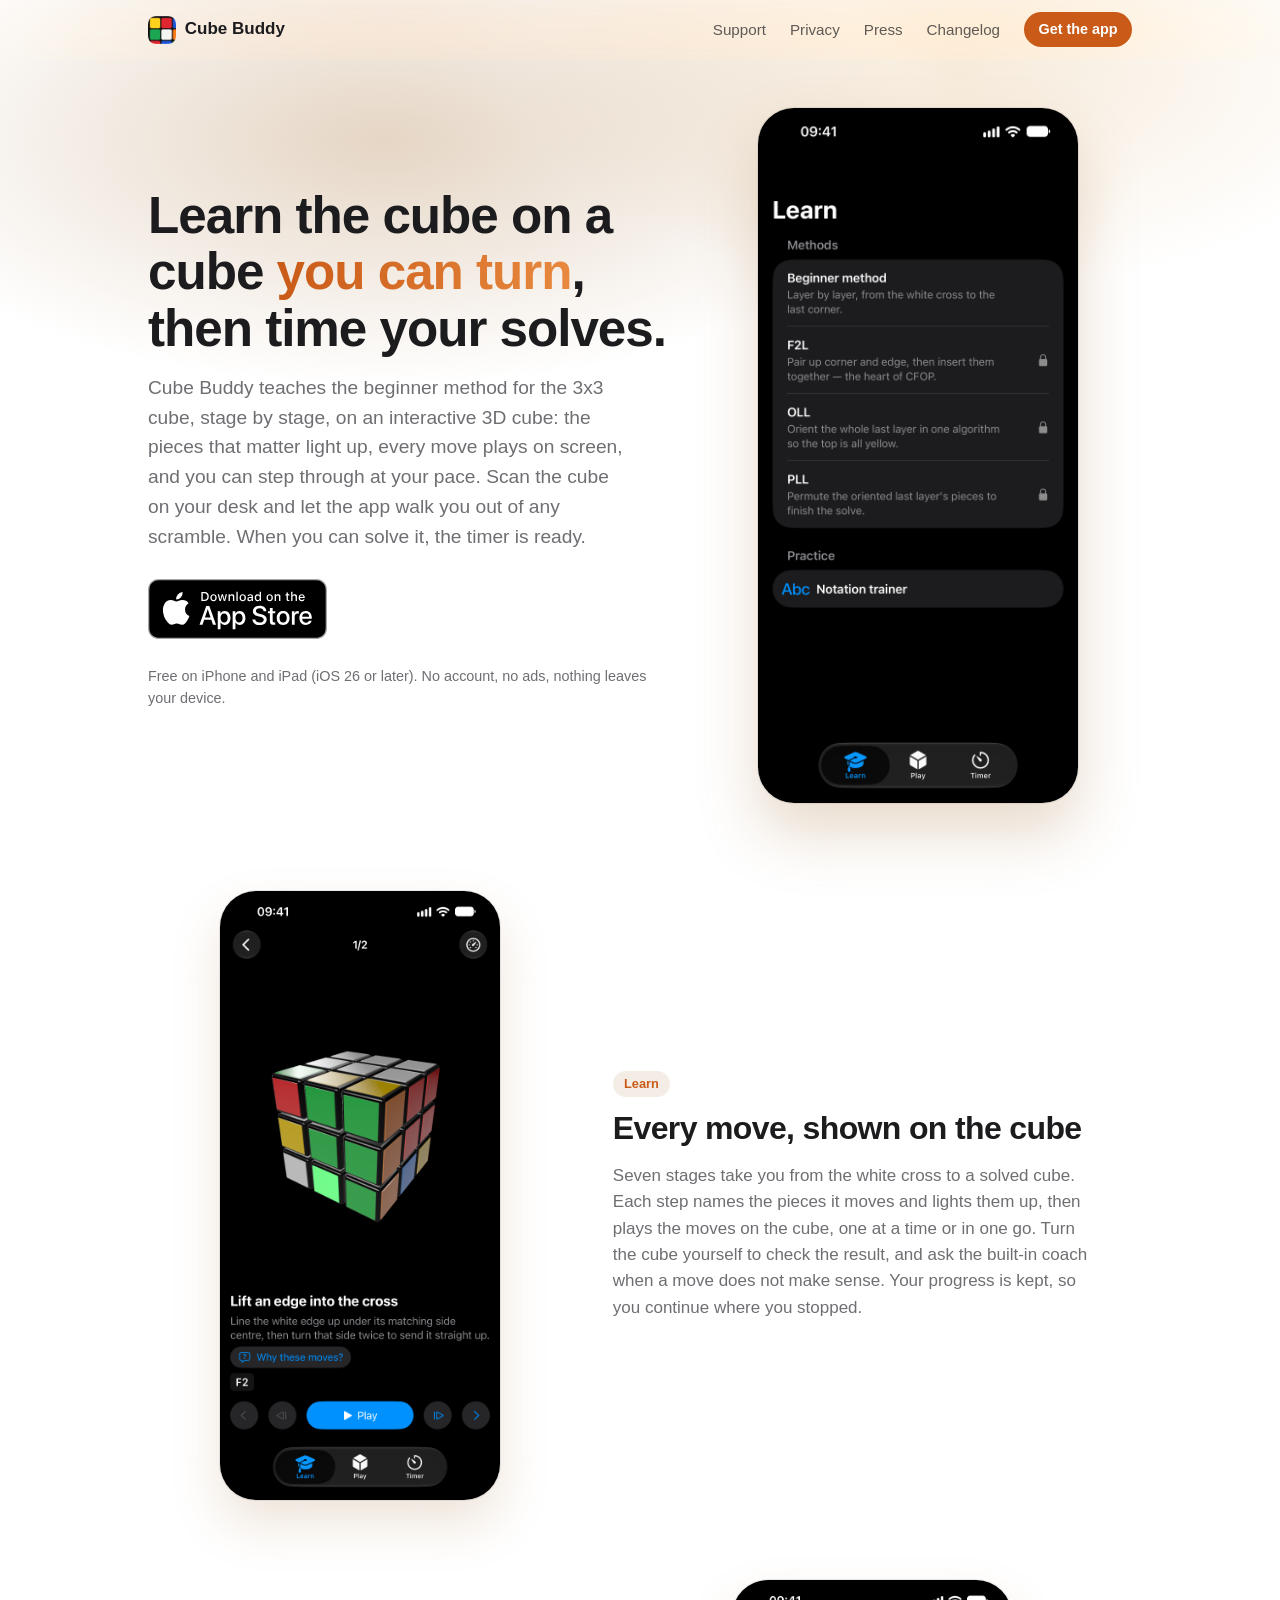
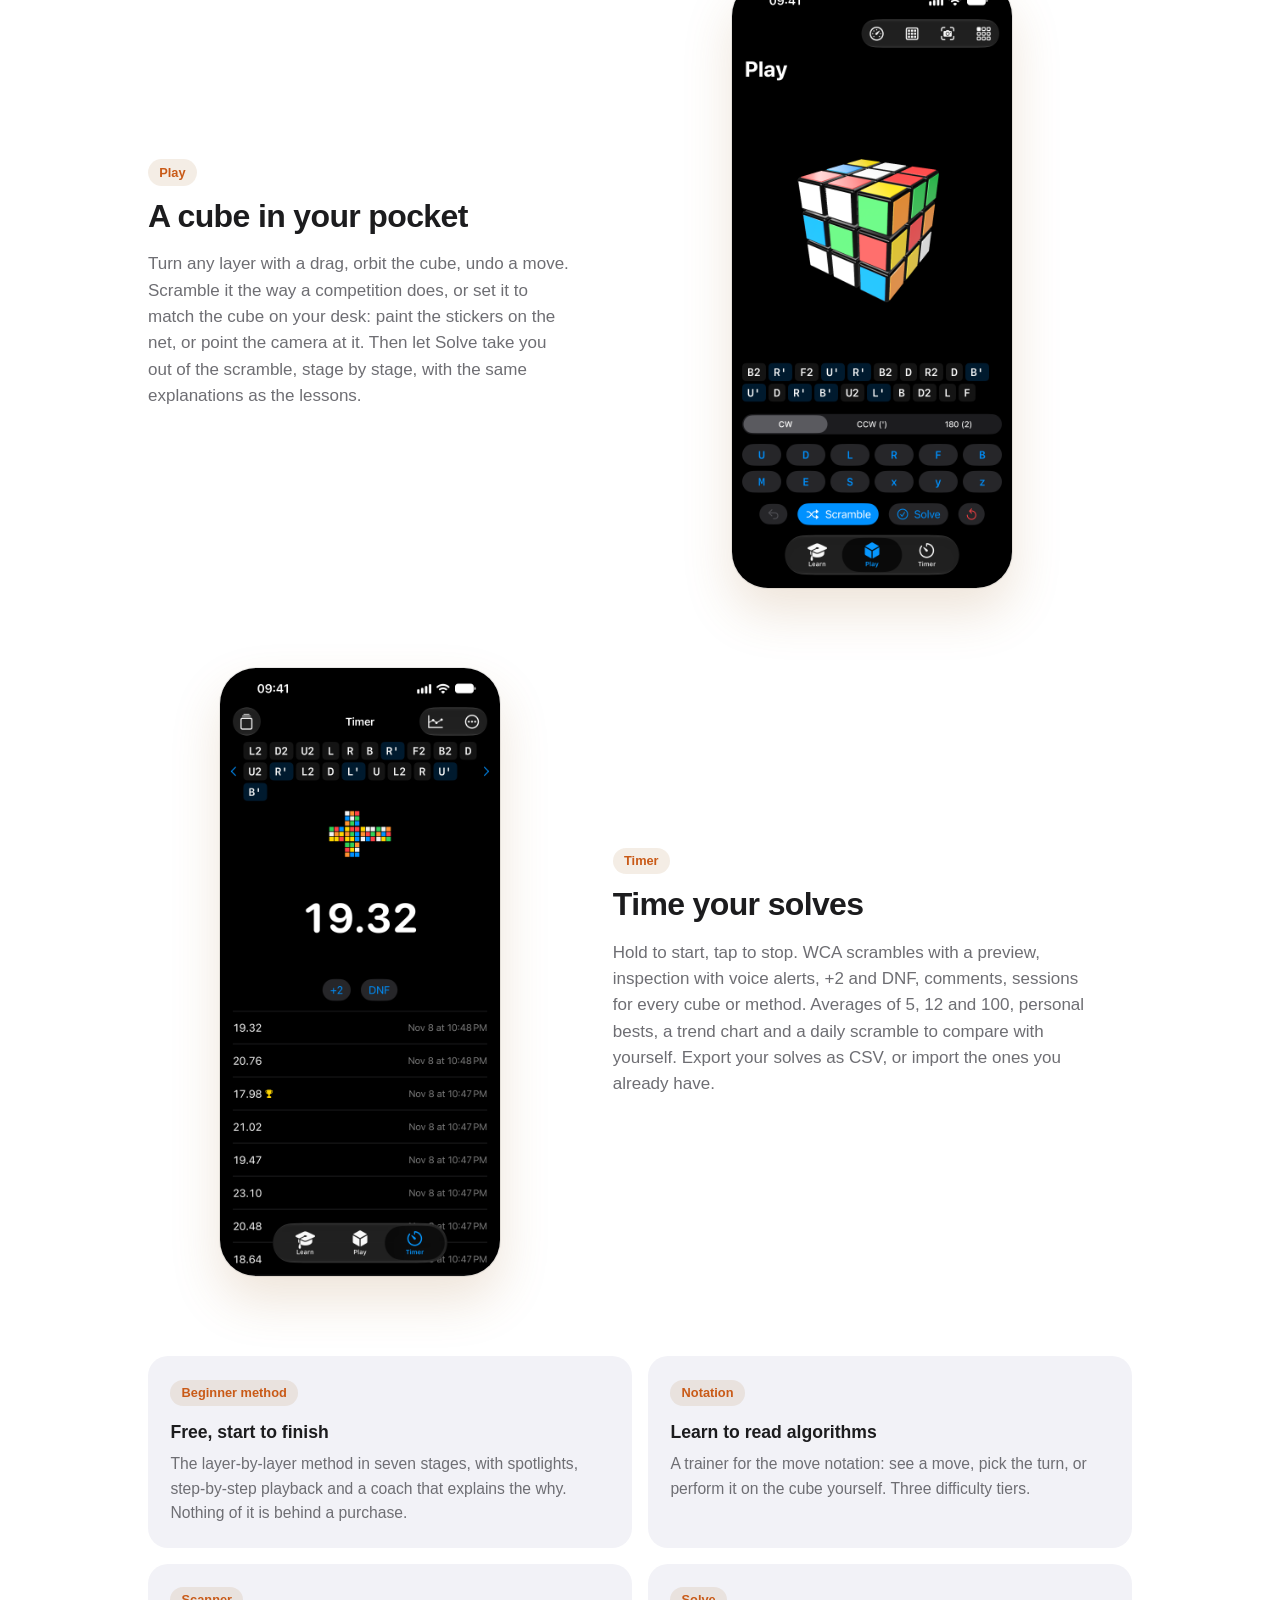
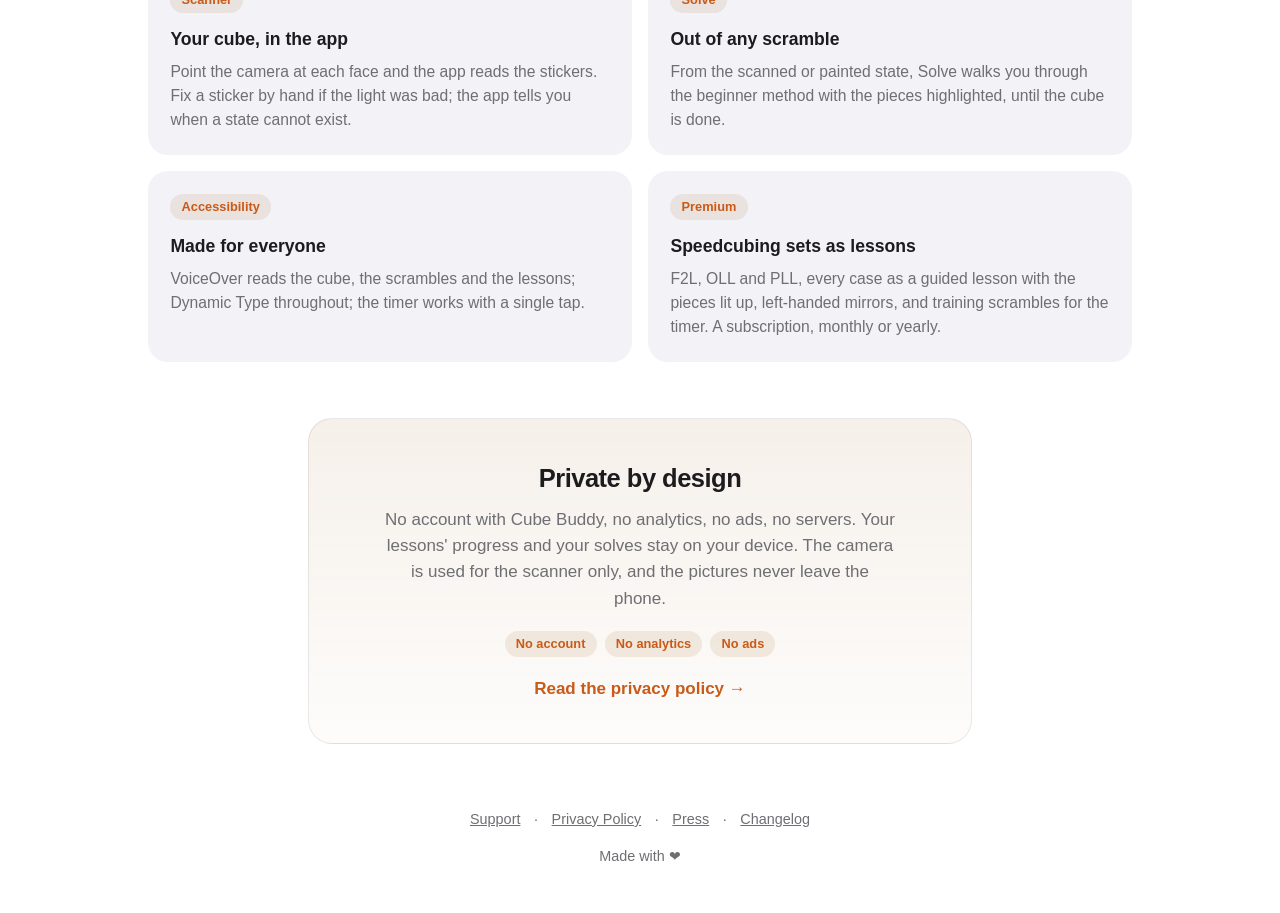
<file: index.html>
<!DOCTYPE html>
<html lang="en">
<head>
  <meta charset="utf-8">
  <meta name="viewport" content="width=device-width, initial-scale=1">
  <title>Cube Buddy: Learn to Solve the Cube</title>
  <meta name="description" content="A 3x3 cube tutor and timer for iPhone and iPad: the beginner method on an interactive 3D cube, a scanner for the cube on your desk, and a speedcubing timer. No account, no ads.">
  <meta property="og:title" content="Cube Buddy: Learn to Solve the Cube">
  <meta property="og:description" content="Learn the cube on a cube you can turn, then time your solves.">
  <meta property="og:image" content="https://cubebuddy.koebraam.com/assets/icon.png">
  <link rel="icon" href="/assets/icon.png">
  <link rel="stylesheet" href="/assets/site.css">
</head>
<body class="home">
  <header>
    <div class="wrap">
      <a class="brand" href="/"><img src="/assets/icon.png" alt=""> Cube Buddy</a>
      <nav><a href="/support/">Support</a><a href="/privacy/">Privacy</a><a href="/press/">Press</a><a class="wide" href="/changelog/">Changelog</a><a class="cta" href="https://apps.apple.com/app/id6826172419">Get the app</a></nav>
    </div>
  </header>

  <section class="hero">
    <div class="wrap">
      <div>
        <h1>Learn the cube on a cube <span>you can turn</span>, then time your solves.</h1>
        <p class="lead">Cube Buddy teaches the beginner method for the 3x3 cube, stage by stage, on an interactive 3D cube: the pieces that matter light up, every move plays on screen, and you can step through at your pace. Scan the cube on your desk and let the app walk you out of any scramble. When you can solve it, the timer is ready.</p>
        <a class="badge" href="https://apps.apple.com/app/id6826172419"><img src="/assets/badge.svg" alt="Download on the App Store" width="180" height="60"></a>
        <p class="note">Free on iPhone and iPad (iOS 26 or later). No account, no ads, nothing leaves your device.</p>
      </div>
      <div class="phone"><img src="/assets/01-learn.png" alt="Cube Buddy Learn screen: the methods, the beginner method first, then F2L, OLL and PLL, with the notation trainer below"></div>
    </div>
  </section>

  <section class="story">
    <div class="wrap row">
      <div class="phone"><img src="/assets/02-lesson.png" alt="A lesson: the 3D cube with the pieces of the current step highlighted, the algorithm underneath and the play controls"></div>
      <div class="copy">
        <span class="tag">Learn</span>
        <h2>Every move, shown on the cube</h2>
        <p>Seven stages take you from the white cross to a solved cube. Each step names the pieces it moves and lights them up, then plays the moves on the cube, one at a time or in one go. Turn the cube yourself to check the result, and ask the built-in coach when a move does not make sense. Your progress is kept, so you continue where you stopped.</p>
      </div>
    </div>
    <div class="wrap row reverse">
      <div class="phone"><img src="/assets/03-play.png" alt="Play screen: a scrambled 3D cube with the move buttons, scramble and reset"></div>
      <div class="copy">
        <span class="tag">Play</span>
        <h2>A cube in your pocket</h2>
        <p>Turn any layer with a drag, orbit the cube, undo a move. Scramble it the way a competition does, or set it to match the cube on your desk: paint the stickers on the net, or point the camera at it. Then let Solve take you out of the scramble, stage by stage, with the same explanations as the lessons.</p>
      </div>
    </div>
    <div class="wrap row">
      <div class="phone"><img src="/assets/04-timer.png" alt="Timer screen: a WCA scramble, the timing surface, and the history of solves with their averages"></div>
      <div class="copy">
        <span class="tag">Timer</span>
        <h2>Time your solves</h2>
        <p>Hold to start, tap to stop. WCA scrambles with a preview, inspection with voice alerts, +2 and DNF, comments, sessions for every cube or method. Averages of 5, 12 and 100, personal bests, a trend chart and a daily scramble to compare with yourself. Export your solves as CSV, or import the ones you already have.</p>
      </div>
    </div>
  </section>

  <section class="features">
    <div class="wrap grid">
      <div class="card"><span class="tag">Beginner method</span><h3>Free, start to finish</h3><p>The layer-by-layer method in seven stages, with spotlights, step-by-step playback and a coach that explains the why. Nothing of it is behind a purchase.</p></div>
      <div class="card"><span class="tag">Notation</span><h3>Learn to read algorithms</h3><p>A trainer for the move notation: see a move, pick the turn, or perform it on the cube yourself. Three difficulty tiers.</p></div>
      <div class="card"><span class="tag">Scanner</span><h3>Your cube, in the app</h3><p>Point the camera at each face and the app reads the stickers. Fix a sticker by hand if the light was bad; the app tells you when a state cannot exist.</p></div>
      <div class="card"><span class="tag">Solve</span><h3>Out of any scramble</h3><p>From the scanned or painted state, Solve walks you through the beginner method with the pieces highlighted, until the cube is done.</p></div>
      <div class="card"><span class="tag">Accessibility</span><h3>Made for everyone</h3><p>VoiceOver reads the cube, the scrambles and the lessons; Dynamic Type throughout; the timer works with a single tap.</p></div>
      <div class="card"><span class="tag">Premium</span><h3>Speedcubing sets as lessons</h3><p>F2L, OLL and PLL, every case as a guided lesson with the pieces lit up, left-handed mirrors, and training scrambles for the timer. A subscription, monthly or yearly.</p></div>
    </div>
  </section>

  <section class="privacy">
    <div class="wrap">
      <div class="panel">
        <h2>Private by design</h2>
        <p>No account with Cube Buddy, no analytics, no ads, no servers. Your lessons' progress and your solves stay on your device. The camera is used for the scanner only, and the pictures never leave the phone.</p>
        <div class="pills"><span class="tag">No account</span><span class="tag">No analytics</span><span class="tag">No ads</span></div>
        <a class="more" href="/privacy/">Read the privacy policy &rarr;</a>
      </div>
    </div>
  </section>

  <footer>
    <div class="wrap">
      <a href="/support/">Support</a> · <a href="/privacy/">Privacy Policy</a> · <a href="/press/">Press</a> · <a href="/changelog/">Changelog</a>
      <p>Made with ❤︎</p>
    </div>
  </footer>
</body>
</html>
</file>
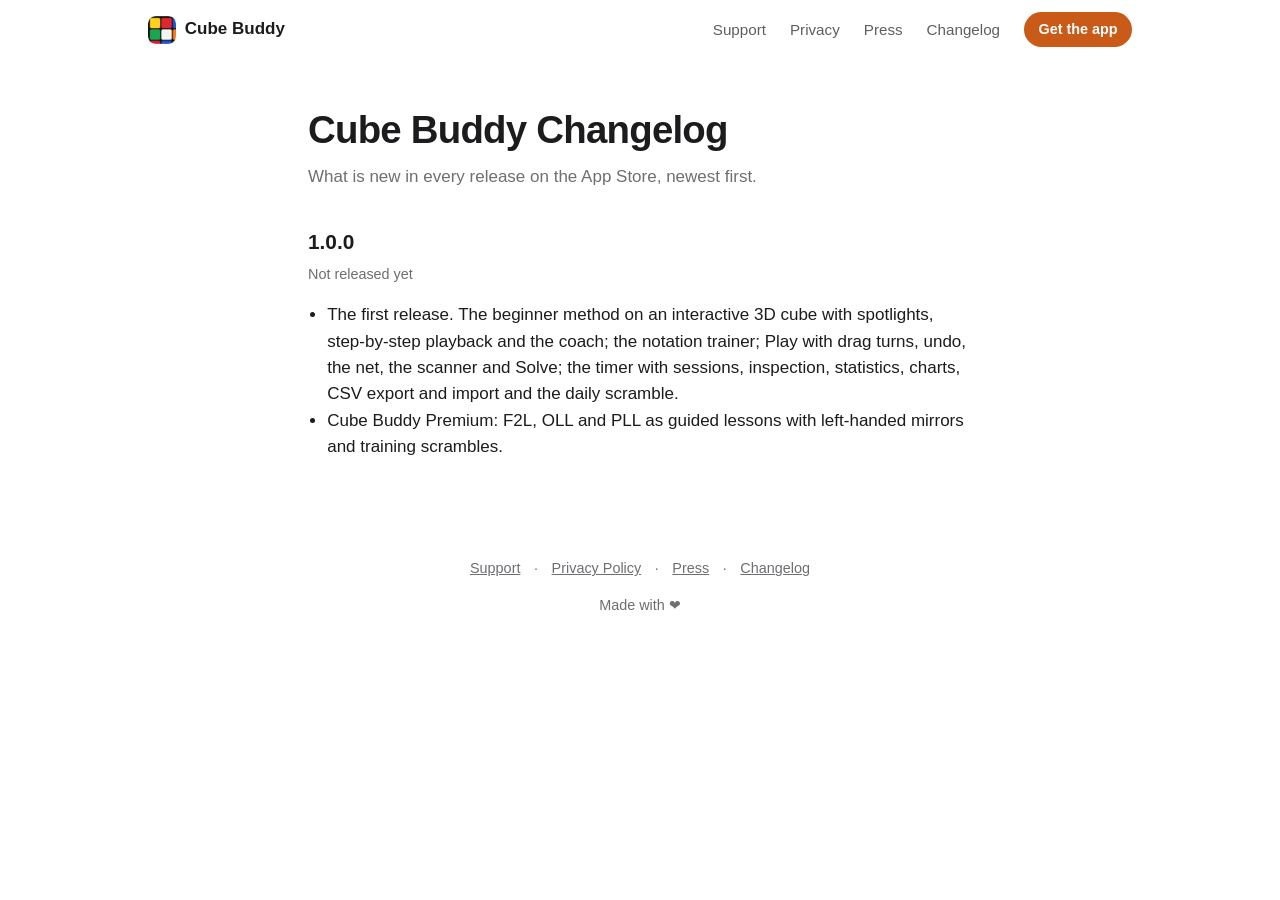
<file: changelog/index.html>
<!DOCTYPE html>
<html lang="en">
<head>
  <meta charset="utf-8">
  <meta name="viewport" content="width=device-width, initial-scale=1">
  <title>Changelog: Cube Buddy</title>
  <meta name="description" content="What is new in every Cube Buddy release on the App Store.">
  <link rel="icon" href="/assets/icon.png">
  <link rel="stylesheet" href="/assets/site.css">
</head>
<body>
  <header>
    <div class="wrap">
      <a class="brand" href="/"><img src="/assets/icon.png" alt=""> Cube Buddy</a>
      <nav><a href="/support/">Support</a><a href="/privacy/">Privacy</a><a href="/press/">Press</a><a class="wide" href="/changelog/">Changelog</a><a class="cta" href="https://apps.apple.com/app/id6826172419">Get the app</a></nav>
    </div>
  </header>

  <main class="page">
    <div class="wrap">
<h1>Cube Buddy Changelog</h1>
  <p class="meta">What is new in every release on the App Store, newest first.</p>

  <h2>1.0.0</h2>
  <p class="meta">Not released yet</p>
  <ul>
    <li>The first release. The beginner method on an interactive 3D
    cube with spotlights, step-by-step playback and the coach; the
    notation trainer; Play with drag turns, undo, the net, the scanner
    and Solve; the timer with sessions, inspection, statistics, charts,
    CSV export and import and the daily scramble.</li>
    <li>Cube Buddy Premium: F2L, OLL and PLL as guided lessons with
    left-handed mirrors and training scrambles.</li>
  </ul>
    </div>
  </main>

  <footer>
    <div class="wrap">
      <a href="/support/">Support</a> · <a href="/privacy/">Privacy Policy</a> · <a href="/press/">Press</a> · <a href="/changelog/">Changelog</a>
      <p>Made with ❤︎</p>
    </div>
  </footer>
</body>
</html>
</file>
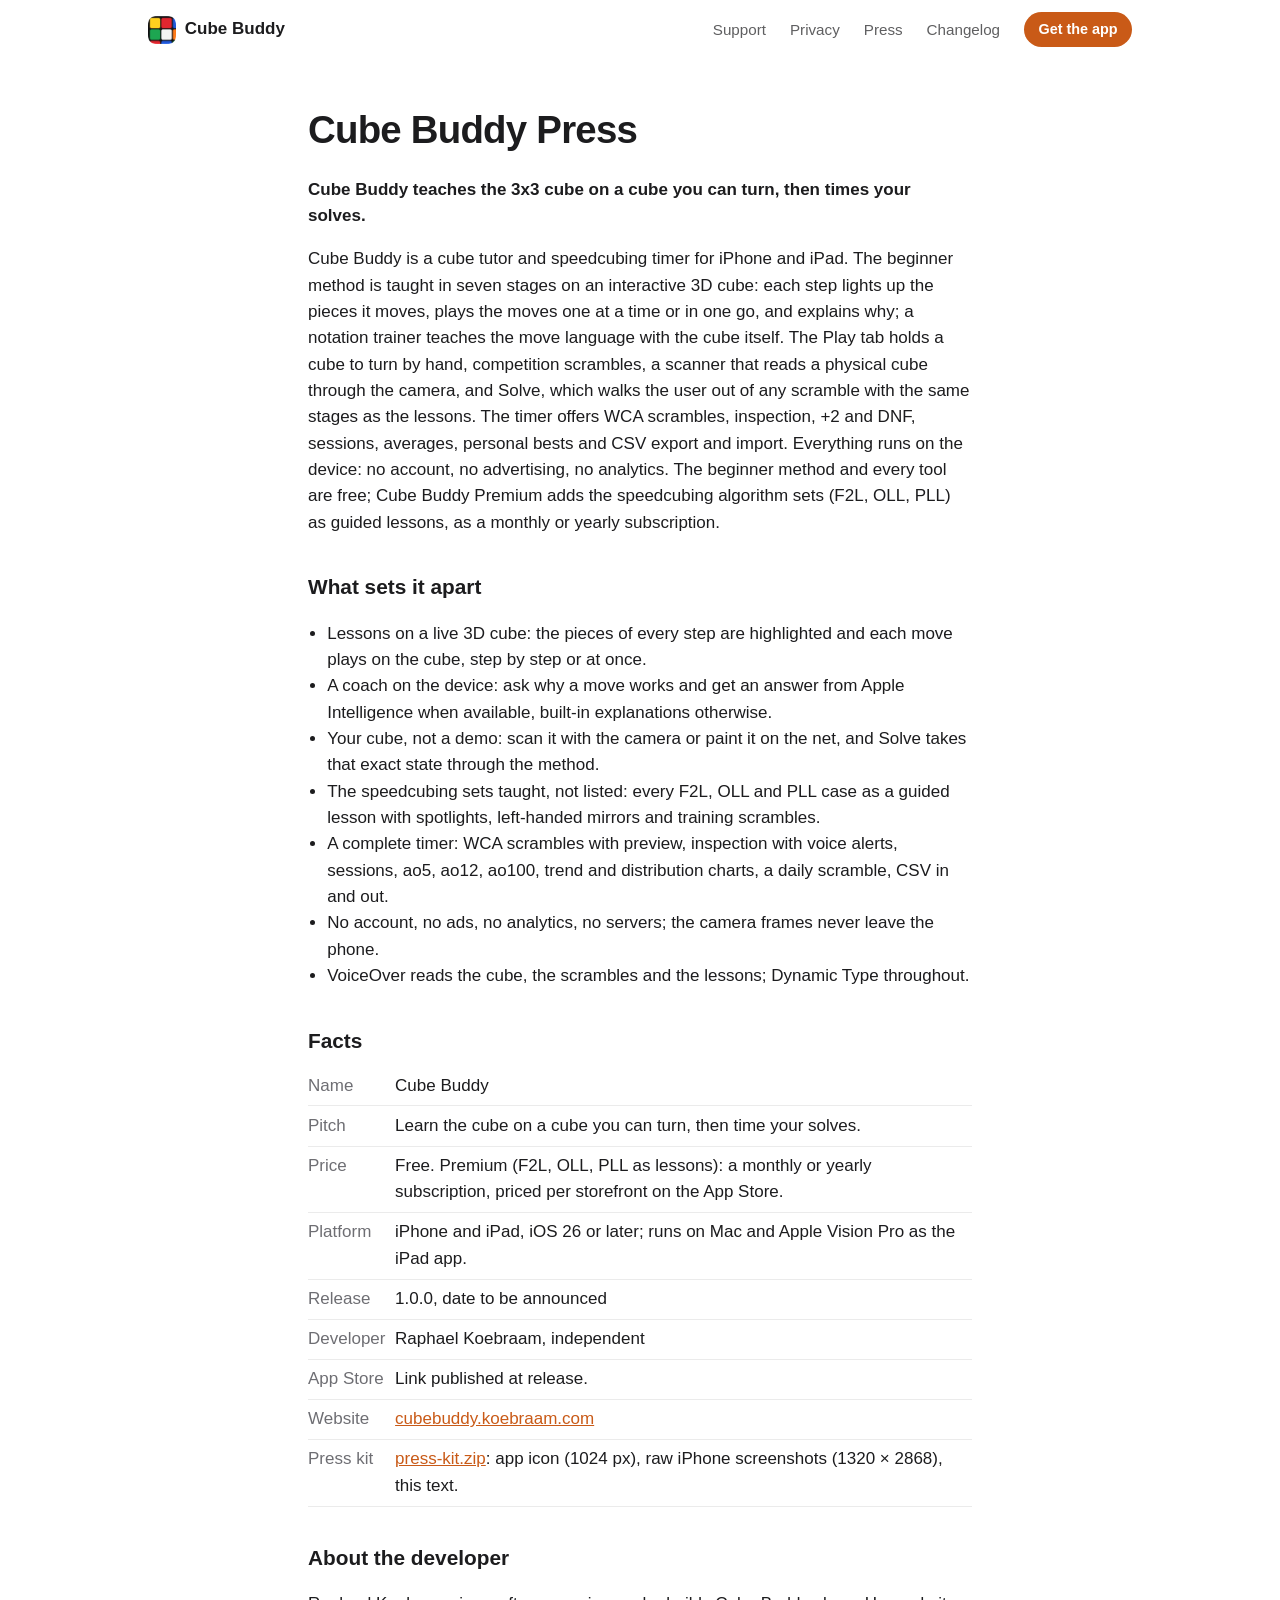
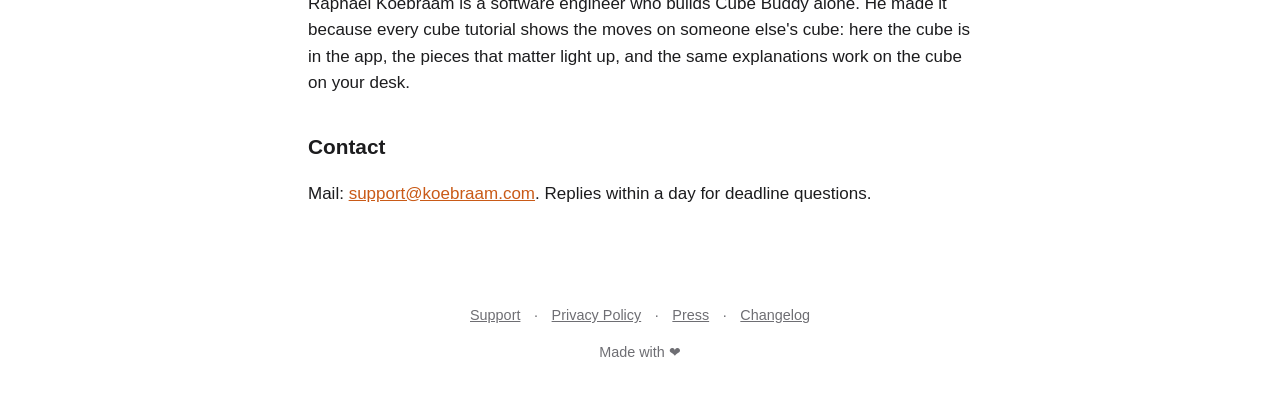
<file: press/index.html>
<!DOCTYPE html>
<html lang="en">
<head>
  <meta charset="utf-8">
  <meta name="viewport" content="width=device-width, initial-scale=1">
  <title>Press: Cube Buddy</title>
  <meta name="description" content="Press information for Cube Buddy, the 3x3 cube tutor and timer for iPhone and iPad: pitch, facts, press kit, contact.">
  <link rel="icon" href="/assets/icon.png">
  <link rel="stylesheet" href="/assets/site.css">
</head>
<body>
  <header>
    <div class="wrap">
      <a class="brand" href="/"><img src="/assets/icon.png" alt=""> Cube Buddy</a>
      <nav><a href="/support/">Support</a><a href="/privacy/">Privacy</a><a href="/press/">Press</a><a class="wide" href="/changelog/">Changelog</a><a class="cta" href="https://apps.apple.com/app/id6826172419">Get the app</a></nav>
    </div>
  </header>

  <main class="page">
    <div class="wrap">
<h1>Cube Buddy Press</h1>

  <p><strong>Cube Buddy teaches the 3x3 cube on a cube you can turn, then
  times your solves.</strong></p>

  <p>Cube Buddy is a cube tutor and speedcubing timer for iPhone and
  iPad. The beginner method is taught in seven stages on an interactive
  3D cube: each step lights up the pieces it moves, plays the moves one
  at a time or in one go, and explains why; a notation trainer teaches
  the move language with the cube itself. The Play tab holds a cube to
  turn by hand, competition scrambles, a scanner that reads a physical
  cube through the camera, and Solve, which walks the user out of any
  scramble with the same stages as the lessons. The timer offers WCA
  scrambles, inspection, +2 and DNF, sessions, averages, personal bests
  and CSV export and import. Everything runs on the device: no account,
  no advertising, no analytics. The beginner method and every tool are
  free; Cube Buddy Premium adds the speedcubing algorithm sets (F2L, OLL,
  PLL) as guided lessons, as a monthly or yearly subscription.</p>

  <h2>What sets it apart</h2>
  <ul>
    <li>Lessons on a live 3D cube: the pieces of every step are highlighted and each move plays on the cube, step by step or at once.</li>
    <li>A coach on the device: ask why a move works and get an answer from Apple Intelligence when available, built-in explanations otherwise.</li>
    <li>Your cube, not a demo: scan it with the camera or paint it on the net, and Solve takes that exact state through the method.</li>
    <li>The speedcubing sets taught, not listed: every F2L, OLL and PLL case as a guided lesson with spotlights, left-handed mirrors and training scrambles.</li>
    <li>A complete timer: WCA scrambles with preview, inspection with voice alerts, sessions, ao5, ao12, ao100, trend and distribution charts, a daily scramble, CSV in and out.</li>
    <li>No account, no ads, no analytics, no servers; the camera frames never leave the phone.</li>
    <li>VoiceOver reads the cube, the scrambles and the lessons; Dynamic Type throughout.</li>
  </ul>

  <h2>Facts</h2>
  <table>
    <tr><td>Name</td><td>Cube Buddy</td></tr>
    <tr><td>Pitch</td><td>Learn the cube on a cube you can turn, then time your solves.</td></tr>
    <tr><td>Price</td><td>Free. Premium (F2L, OLL, PLL as lessons): a monthly or yearly subscription, priced per storefront on the App Store.</td></tr>
    <tr><td>Platform</td><td>iPhone and iPad, iOS 26 or later; runs on Mac and Apple Vision Pro as the iPad app.</td></tr>
    <tr><td>Release</td><td>1.0.0, date to be announced</td></tr>
    <tr><td>Developer</td><td>Raphael Koebraam, independent</td></tr>
    <tr><td>App Store</td><td>Link published at release.</td></tr>
    <tr><td>Website</td><td><a href="https://cubebuddy.koebraam.com">cubebuddy.koebraam.com</a></td></tr>
    <tr><td>Press kit</td><td><a href="/press/press-kit.zip">press-kit.zip</a>: app icon (1024 px), raw iPhone screenshots (1320 × 2868), this text.</td></tr>
  </table>

  <h2>About the developer</h2>
  <p>Raphael Koebraam is a software engineer who builds Cube Buddy
  alone. He made it because every cube tutorial shows the moves on
  someone else's cube: here the cube is in the app, the pieces that
  matter light up, and the same explanations work on the cube on your
  desk.</p>

  <h2>Contact</h2>
  <p>Mail: <a href="mailto:support@koebraam.com">support@koebraam.com</a>.
  Replies within a day for deadline questions.</p>
    </div>
  </main>

  <footer>
    <div class="wrap">
      <a href="/support/">Support</a> · <a href="/privacy/">Privacy Policy</a> · <a href="/press/">Press</a> · <a href="/changelog/">Changelog</a>
      <p>Made with ❤︎</p>
    </div>
  </footer>
</body>
</html>
</file>
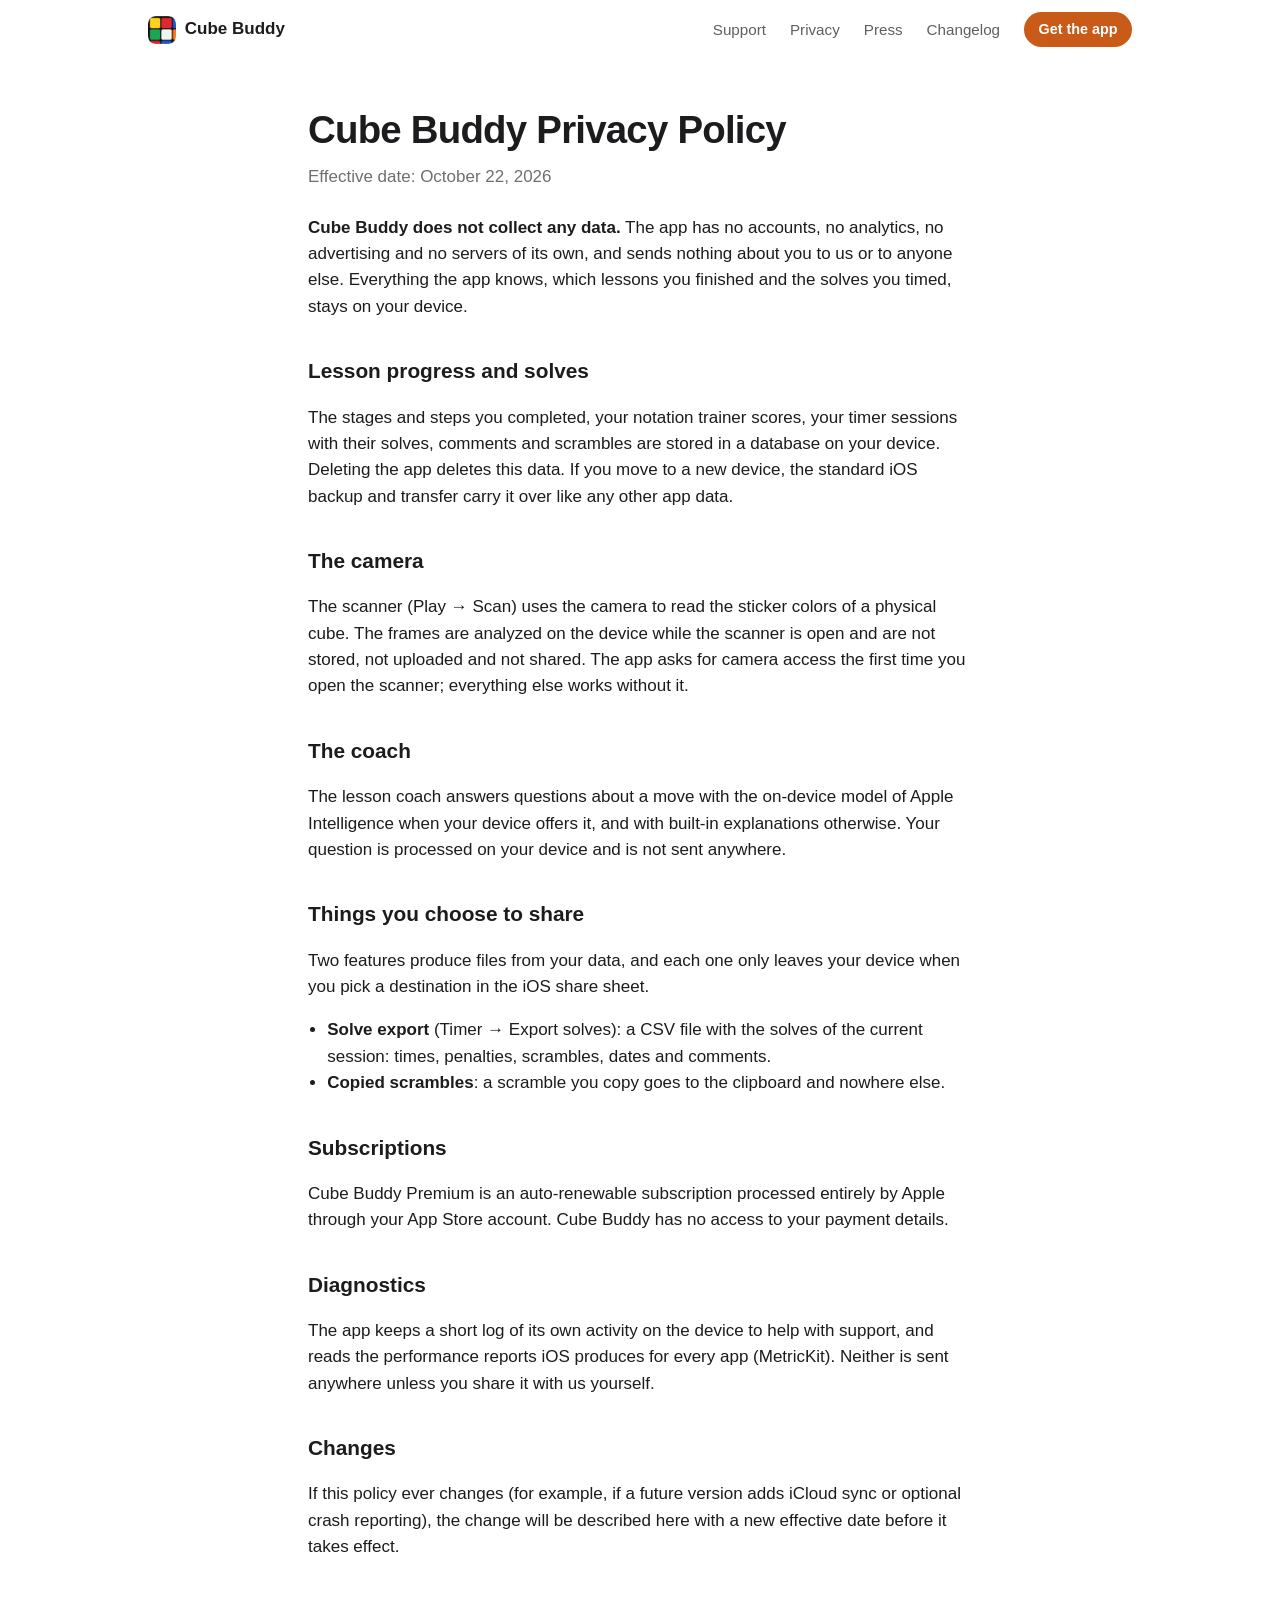
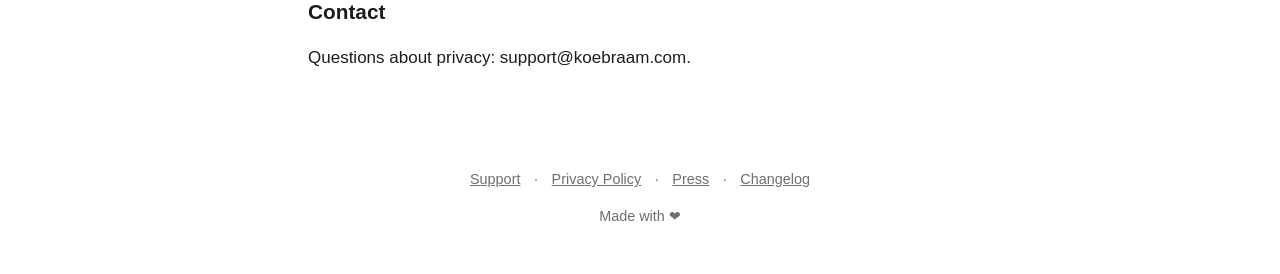
<file: privacy/index.html>
<!DOCTYPE html>
<html lang="en">
<head>
  <meta charset="utf-8">
  <meta name="viewport" content="width=device-width, initial-scale=1">
  <title>Privacy Policy: Cube Buddy</title>
  <meta name="description" content="Cube Buddy collects no data. Your progress and your solves stay on your device; the camera is used for the scanner only.">
  <link rel="icon" href="/assets/icon.png">
  <link rel="stylesheet" href="/assets/site.css">
</head>
<body>
  <header>
    <div class="wrap">
      <a class="brand" href="/"><img src="/assets/icon.png" alt=""> Cube Buddy</a>
      <nav><a href="/support/">Support</a><a href="/privacy/">Privacy</a><a href="/press/">Press</a><a class="wide" href="/changelog/">Changelog</a><a class="cta" href="https://apps.apple.com/app/id6826172419">Get the app</a></nav>
    </div>
  </header>

  <main class="page">
    <div class="wrap">
<h1>Cube Buddy Privacy Policy</h1>
  <p class="meta">Effective date: October 22, 2026</p>

  <p><strong>Cube Buddy does not collect any data.</strong> The app has no
  accounts, no analytics, no advertising and no servers of its own, and
  sends nothing about you to us or to anyone else. Everything the app
  knows, which lessons you finished and the solves you timed, stays on
  your device.</p>

  <h2>Lesson progress and solves</h2>
  <p>The stages and steps you completed, your notation trainer scores,
  your timer sessions with their solves, comments and scrambles are
  stored in a database on your device. Deleting the app deletes this
  data. If you move to a new device, the standard iOS backup and
  transfer carry it over like any other app data.</p>

  <h2>The camera</h2>
  <p>The scanner (Play → Scan) uses the camera to read the sticker
  colors of a physical cube. The frames are analyzed on the device while
  the scanner is open and are not stored, not uploaded and not shared.
  The app asks for camera access the first time you open the scanner;
  everything else works without it.</p>

  <h2>The coach</h2>
  <p>The lesson coach answers questions about a move with the on-device
  model of Apple Intelligence when your device offers it, and with
  built-in explanations otherwise. Your question is processed on your
  device and is not sent anywhere.</p>

  <h2>Things you choose to share</h2>
  <p>Two features produce files from your data, and each one only
  leaves your device when you pick a destination in the iOS share
  sheet.</p>
  <ul>
    <li><strong>Solve export</strong> (Timer → Export solves): a CSV
    file with the solves of the current session: times, penalties,
    scrambles, dates and comments.</li>
    <li><strong>Copied scrambles</strong>: a scramble you copy goes to
    the clipboard and nowhere else.</li>
  </ul>

  <h2>Subscriptions</h2>
  <p>Cube Buddy Premium is an auto-renewable subscription processed
  entirely by Apple through your App Store account. Cube Buddy has no
  access to your payment details.</p>

  <h2>Diagnostics</h2>
  <p>The app keeps a short log of its own activity on the device to help
  with support, and reads the performance reports iOS produces for every
  app (MetricKit). Neither is sent anywhere unless you share it with us
  yourself.</p>

  <h2>Changes</h2>
  <p>If this policy ever changes (for example, if a future version adds
  iCloud sync or optional crash reporting), the change will be described
  here with a new effective date before it takes effect.</p>

  <h2>Contact</h2>
  <p>Questions about privacy: support@koebraam.com.</p>
    </div>
  </main>

  <footer>
    <div class="wrap">
      <a href="/support/">Support</a> · <a href="/privacy/">Privacy Policy</a> · <a href="/press/">Press</a> · <a href="/changelog/">Changelog</a>
      <p>Made with ❤︎</p>
    </div>
  </footer>
</body>
</html>
</file>
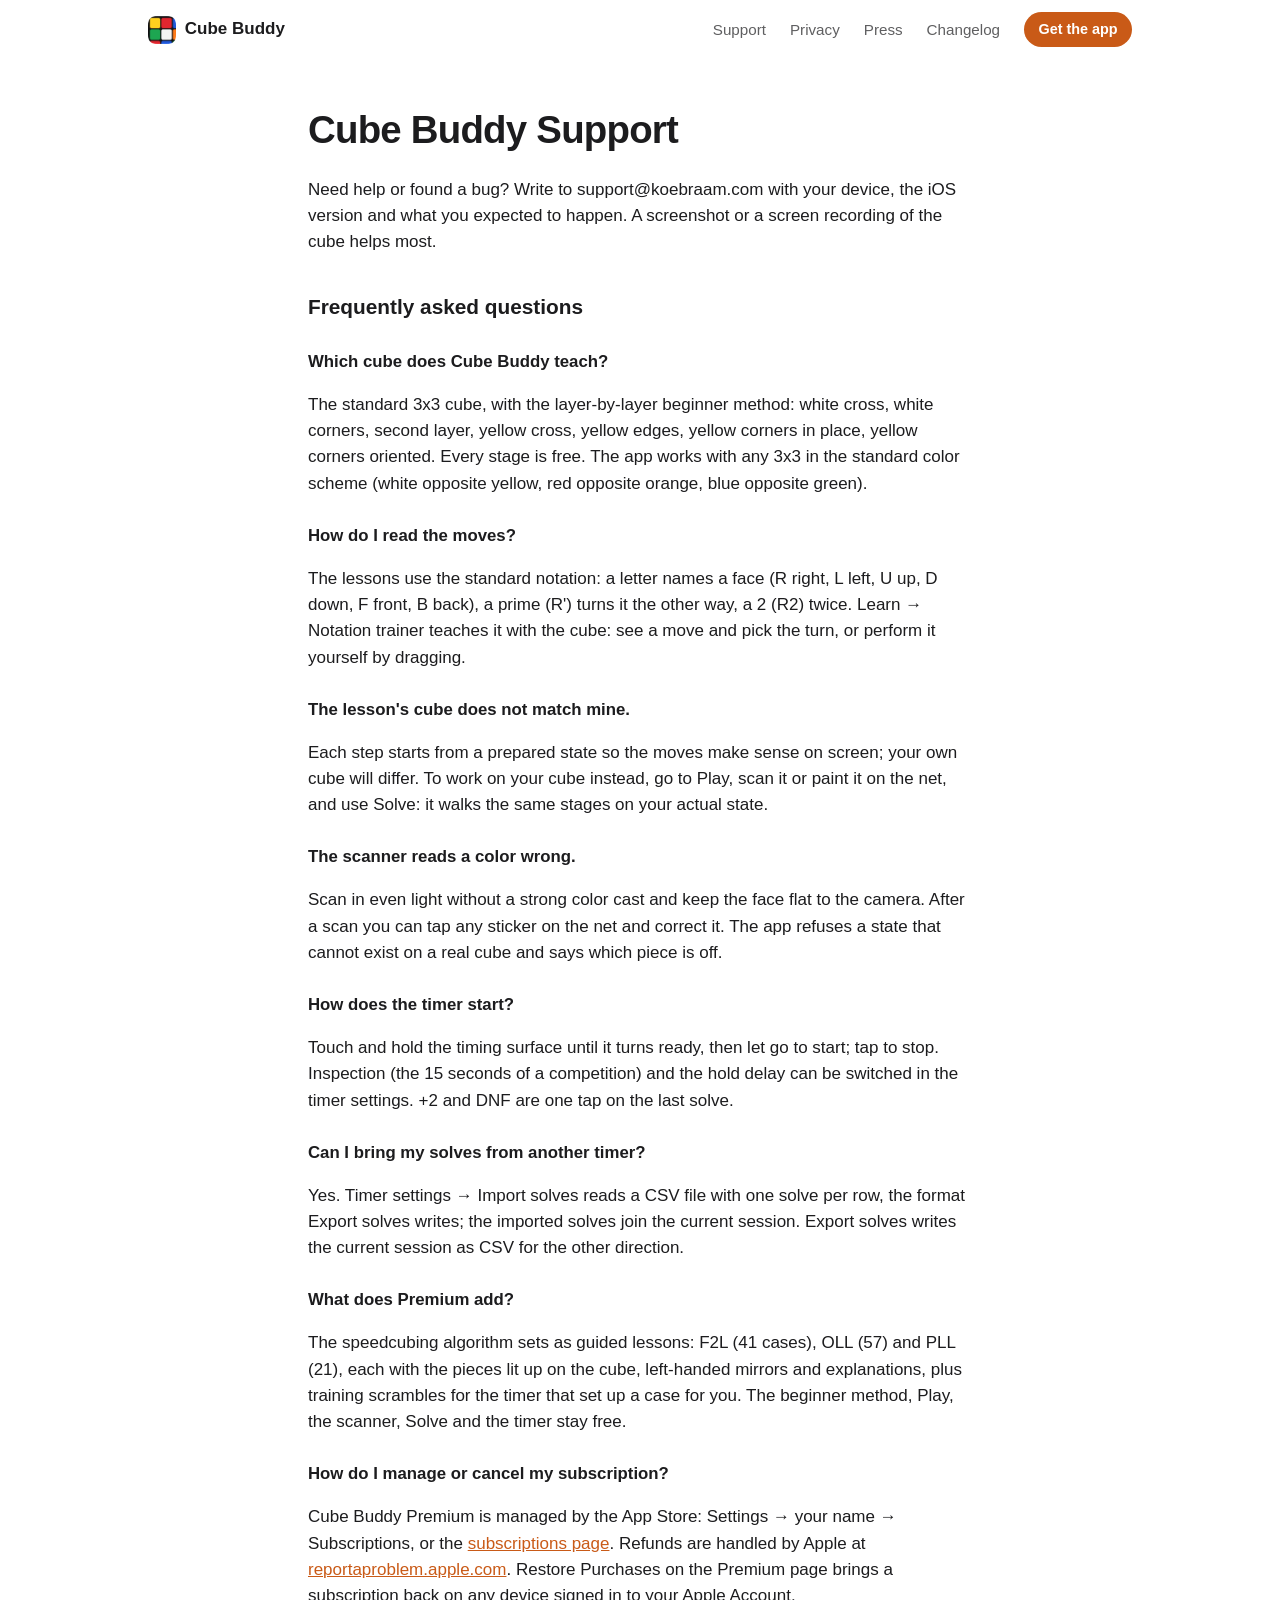
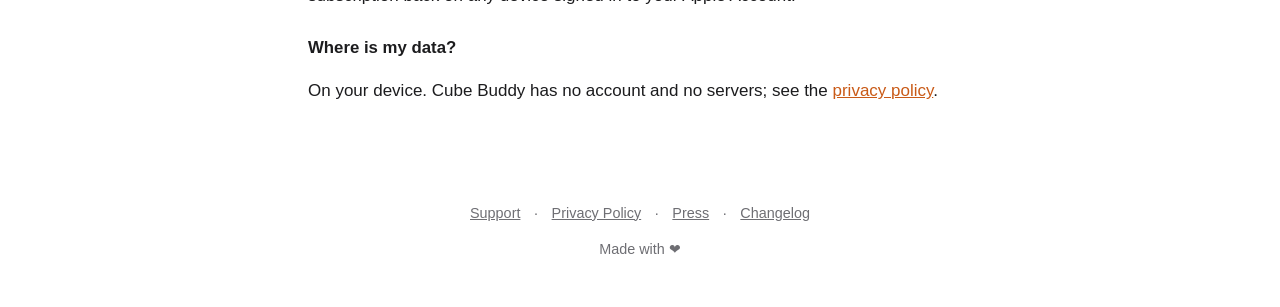
<file: support/index.html>
<!DOCTYPE html>
<html lang="en">
<head>
  <meta charset="utf-8">
  <meta name="viewport" content="width=device-width, initial-scale=1">
  <title>Support: Cube Buddy</title>
  <meta name="description" content="Help with Cube Buddy: lessons, the scanner, the timer, Premium and subscriptions.">
  <link rel="icon" href="/assets/icon.png">
  <link rel="stylesheet" href="/assets/site.css">
</head>
<body>
  <header>
    <div class="wrap">
      <a class="brand" href="/"><img src="/assets/icon.png" alt=""> Cube Buddy</a>
      <nav><a href="/support/">Support</a><a href="/privacy/">Privacy</a><a href="/press/">Press</a><a class="wide" href="/changelog/">Changelog</a><a class="cta" href="https://apps.apple.com/app/id6826172419">Get the app</a></nav>
    </div>
  </header>

  <main class="page">
    <div class="wrap">
<h1>Cube Buddy Support</h1>

  <p>Need help or found a bug? Write to support@koebraam.com with your
  device, the iOS version and what you expected to happen. A screenshot
  or a screen recording of the cube helps most.</p>

  <h2>Frequently asked questions</h2>

  <h3>Which cube does Cube Buddy teach?</h3>
  <p>The standard 3x3 cube, with the layer-by-layer beginner method:
  white cross, white corners, second layer, yellow cross, yellow edges,
  yellow corners in place, yellow corners oriented. Every stage is free.
  The app works with any 3x3 in the standard color scheme (white
  opposite yellow, red opposite orange, blue opposite green).</p>

  <h3>How do I read the moves?</h3>
  <p>The lessons use the standard notation: a letter names a face (R
  right, L left, U up, D down, F front, B back), a prime (R') turns it
  the other way, a 2 (R2) twice. Learn → Notation trainer teaches it
  with the cube: see a move and pick the turn, or perform it yourself by
  dragging.</p>

  <h3>The lesson's cube does not match mine.</h3>
  <p>Each step starts from a prepared state so the moves make sense on
  screen; your own cube will differ. To work on your cube instead, go
  to Play, scan it or paint it on the net, and use Solve: it walks the
  same stages on your actual state.</p>

  <h3>The scanner reads a color wrong.</h3>
  <p>Scan in even light without a strong color cast and keep the face
  flat to the camera. After a scan you can tap any sticker on the net
  and correct it. The app refuses a state that cannot exist on a real
  cube and says which piece is off.</p>

  <h3>How does the timer start?</h3>
  <p>Touch and hold the timing surface until it turns ready, then let go
  to start; tap to stop. Inspection (the 15 seconds of a competition)
  and the hold delay can be switched in the timer settings. +2 and DNF
  are one tap on the last solve.</p>

  <h3>Can I bring my solves from another timer?</h3>
  <p>Yes. Timer settings → Import solves reads a CSV file with one solve
  per row, the format Export solves writes; the imported solves join the
  current session. Export solves writes the current session as CSV for
  the other direction.</p>

  <h3>What does Premium add?</h3>
  <p>The speedcubing algorithm sets as guided lessons: F2L (41 cases),
  OLL (57) and PLL (21), each with the pieces lit up on the cube,
  left-handed mirrors and explanations, plus training scrambles for the
  timer that set up a case for you. The beginner method, Play, the
  scanner, Solve and the timer stay free.</p>

  <h3>How do I manage or cancel my subscription?</h3>
  <p>Cube Buddy Premium is managed by the App Store: Settings → your
  name → Subscriptions, or the
  <a href="https://apps.apple.com/account/subscriptions">subscriptions page</a>.
  Refunds are handled by Apple at
  <a href="https://reportaproblem.apple.com">reportaproblem.apple.com</a>.
  Restore Purchases on the Premium page brings a subscription back on
  any device signed in to your Apple Account.</p>

  <h3>Where is my data?</h3>
  <p>On your device. Cube Buddy has no account and no servers; see the
  <a href="/privacy/">privacy policy</a>.</p>
    </div>
  </main>

  <footer>
    <div class="wrap">
      <a href="/support/">Support</a> · <a href="/privacy/">Privacy Policy</a> · <a href="/press/">Press</a> · <a href="/changelog/">Changelog</a>
      <p>Made with ❤︎</p>
    </div>
  </footer>
</body>
</html>
</file>
<file: assets/site.css>
:root {
      --blue: #c95a17; --aqua: #e8893f; --ink: #1c1c1e; --muted: #6e6e73;
      --card: #f2f2f7; --bg: #ffffff; --hair: rgba(0,0,0,.08);
    }
    @media (prefers-color-scheme: dark) {
      :root { --blue: #f0813a; --ink: #f2f2f7; --muted: #a1a1a6; --card: #1c1c1e; --bg: #000; --hair: rgba(255,255,255,.1); }
    }
    * { box-sizing: border-box; }
    body { margin: 0; background: var(--bg); color: var(--ink);
           font: 17px/1.55 -apple-system, BlinkMacSystemFont, "Segoe UI", sans-serif; }
    a { color: var(--blue); }
    .wrap { max-width: 64rem; margin: 0 auto; padding: 0 1.25rem; }

    /* Header: transparent over the hero glow, frosted once the page scrolls.
       The bottom hairline fades in with a scroll-driven animation; browsers
       without support keep a faint static hairline. */
    header { position: sticky; top: 0; z-index: 10; padding: .75rem 0;
             background: color-mix(in srgb, var(--bg) 72%, transparent);
             -webkit-backdrop-filter: blur(20px) saturate(180%); backdrop-filter: blur(20px) saturate(180%);
             border-bottom: 1px solid var(--hair); }
    @supports (animation-timeline: scroll()) {
      header { border-bottom-color: transparent; background: transparent;
               animation: header-scrolled linear both; animation-timeline: scroll(); animation-range: 0 80px; }
      @keyframes header-scrolled {
        to { border-bottom-color: var(--hair); background: color-mix(in srgb, var(--bg) 72%, transparent); }
      }
    }
    header .wrap { display: flex; align-items: center; justify-content: space-between; }
    .brand { display: flex; align-items: center; gap: .55rem; font-weight: 700; text-decoration: none; color: var(--ink); }
    .brand img { width: 28px; height: 28px; border-radius: 7px; }
    nav { display: flex; align-items: center; gap: 1.5rem; }
    nav a { text-decoration: none; color: var(--ink); opacity: .7; font-size: .95rem; transition: opacity .15s; }
    nav a:hover { opacity: 1; }
    nav a.cta { opacity: 1; color: #fff; background: var(--blue); font-weight: 600; font-size: .9rem;
                padding: .4rem .9rem; border-radius: 999px; transition: background .15s; }
    nav a.cta:hover { background: #a5470f; }

    /* The hero glow lives on the page so it continues under the header. */
    body.home { position: relative; }
    body.home::before { content: ""; position: absolute; left: 0; right: 0; top: 0; height: 44rem;
      pointer-events: none; z-index: -1;
      background: radial-gradient(60% 50% at 30% 20%, rgba(163,107,46,.28), transparent 70%),
                  radial-gradient(50% 45% at 75% 10%, rgba(217,163,90,.22), transparent 70%); }

    .hero { padding: 3rem 0 2rem; }
    .hero .wrap { display: grid; grid-template-columns: 1.1fr .9fr; gap: 2rem; align-items: center; }
    .hero h1 { font-size: clamp(2rem, 5vw, 3.2rem); line-height: 1.1; margin: 0 0 1rem; letter-spacing: -.02em; }
    .hero h1 span { background: linear-gradient(90deg, var(--blue), var(--aqua)); -webkit-background-clip: text; background-clip: text; color: transparent; }
    .hero p.lead { font-size: 1.2rem; color: var(--muted); margin: 0 0 1.5rem; max-width: 30rem; }
    /* Apple's badge: official SVG from toolbox.marketingtools.apple.com,
       shown at its own proportions with clear space, per Apple's
       App Store marketing guidelines. */
    .badge { display: inline-block; margin: .25rem 0; }
    .badge img { display: block; height: 60px; width: auto; }
    .note { font-size: .9rem; color: var(--muted); margin-top: .8rem; }
    .phone { justify-self: center; width: min(320px, 80vw); border-radius: 36px; overflow: hidden;
             box-shadow: 0 30px 60px rgba(163,107,46,.25), 0 0 0 1px var(--hair); }
    .phone img { display: block; width: 100%; }

    .features { padding: 2.5rem 0; }
    .grid { display: grid; grid-template-columns: repeat(2, 1fr); gap: 1rem; }
    .card { background: var(--card); border-radius: 20px; padding: 1.4rem; }
    .card .tag { margin-bottom: .8rem; }
    .card h3 { margin: 0 0 .4rem; font-size: 1.1rem; }
    .card p { margin: 0; color: var(--muted); font-size: .98rem; }

    .story { padding: 1rem 0 0; }
    .story .row { display: grid; grid-template-columns: .9fr 1.1fr; gap: 2.5rem; align-items: center; padding: 2.5rem 1.25rem; }
    .story .row.reverse .phone { order: 2; }
    .story .copy h2 { font-size: clamp(1.5rem, 3vw, 2rem); letter-spacing: -.02em; margin: .4rem 0 .6rem; }
    .story .copy p { color: var(--muted); margin: 0; max-width: 30rem; }
    .story .phone { width: min(280px, 70vw); box-shadow: 0 24px 50px rgba(163,107,46,.18), 0 0 0 1px var(--hair); }
    .tag { display: inline-block; font-size: .8rem; font-weight: 600; color: var(--blue);
           background: rgba(163,107,46,.12); border-radius: 999px; padding: .2rem .7rem; }

    .privacy { padding: 1rem 0 2rem; }
    .privacy .wrap { max-width: 44rem; }
    .privacy .panel { text-align: center; padding: 2.5rem 1.5rem; border-radius: 24px;
      border: 1px solid var(--hair);
      background: linear-gradient(180deg, rgba(163,107,46,.10), rgba(163,107,46,.02)); }
    .privacy h2 { margin: 0 0 .5rem; letter-spacing: -.02em; }
    .privacy p { margin: 0 auto; max-width: 32rem; color: var(--muted); }
    .privacy .pills { display: flex; flex-wrap: wrap; justify-content: center; gap: .5rem; margin: 1.2rem 0; }
    .privacy .more { display: inline-block; text-decoration: none; font-weight: 600; }
    .privacy .more:hover { text-decoration: underline; }

    footer { padding: 2rem 0; text-align: center; color: var(--muted); font-size: .9rem; }
    footer a { margin: 0 .6rem; color: var(--muted); }

    @media (max-width: 720px) {
      .hero .wrap, .grid, .story .row { grid-template-columns: 1fr; }
      .story .row { padding: 1.5rem 1.25rem; }
      .story .row .phone { order: 2; justify-self: center; width: min(240px, 70vw); }
      .story .copy { text-align: center; }
      .story .copy p { margin: 0 auto; }
      .hero { padding-top: 2rem; }
      nav { gap: 1rem; }
      nav a.cta, nav a.wide { display: none; }
    }
  
    /* Content pages */
    main.page { padding: 2rem 0 3rem; }
    main.page .wrap { max-width: 44rem; }
    main.page h1 { font-size: clamp(1.8rem, 4vw, 2.4rem); letter-spacing: -.02em; margin: .5rem 0 .3rem; }
    main.page .meta { color: var(--muted); margin: 0 0 1.5rem; }
    /* Changelog: the date sits right under its version. */
    main.page h2 + .meta { margin: -.3rem 0 .8rem; font-size: .9rem; }
    main.page h2 { font-size: 1.3rem; margin: 2.2rem 0 .6rem; }
    main.page h3 { font-size: 1.05rem; margin: 1.6rem 0 .3rem; }
    main.page p, main.page li { color: var(--ink); }
    main.page ul { padding-left: 1.2rem; }
    main.page table { border-collapse: collapse; width: 100%; }
    main.page td { padding: .4rem .6rem .4rem 0; vertical-align: top; border-bottom: 1px solid var(--hair); }
    main.page td:first-child { white-space: nowrap; color: var(--muted); }
    main.page code { background: var(--card); padding: .1rem .35rem; border-radius: 6px; font-size: .92em; }
</file>
